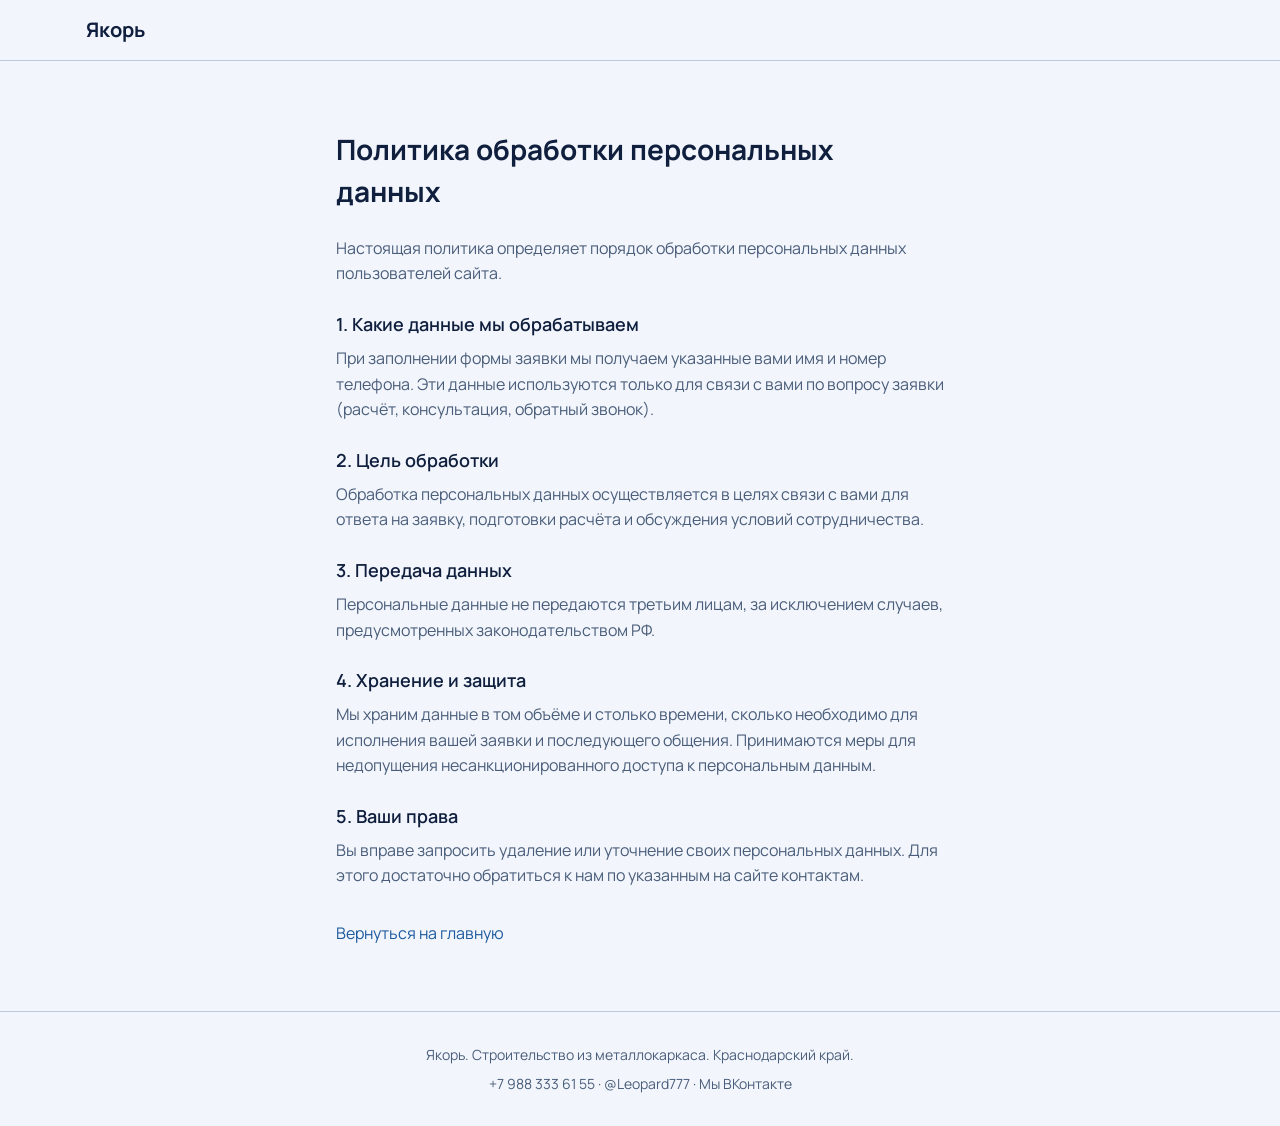
<file: privacy.html>
<!DOCTYPE html>
<html lang="ru">
<head>
  <meta charset="UTF-8">
  <meta name="viewport" content="width=device-width, initial-scale=1.0">
  <title>Политика обработки персональных данных</title>
  <link rel="stylesheet" href="styles.css">
  <link rel="icon" href="favicon.svg" type="image/svg+xml">
  <link rel="preconnect" href="https://fonts.googleapis.com">
  <link rel="preconnect" href="https://fonts.gstatic.com" crossorigin>
  <link href="https://fonts.googleapis.com/css2?family=Manrope:wght@400;500;600;700&display=swap" rel="stylesheet">
</head>
<body>
  <header class="header">
    <div class="container header__inner">
      <a href="index.html" class="logo">Якорь</a>
    </div>
  </header>

  <main class="container content-page" style="padding: 3rem 1rem; max-width: 640px;">
    <h1>Политика обработки персональных данных</h1>
    <p>Настоящая политика определяет порядок обработки персональных данных пользователей сайта.</p>
    <h2>1. Какие данные мы обрабатываем</h2>
    <p>При заполнении формы заявки мы получаем указанные вами имя и номер телефона. Эти данные используются только для связи с вами по вопросу заявки (расчёт, консультация, обратный звонок).</p>
    <h2>2. Цель обработки</h2>
    <p>Обработка персональных данных осуществляется в целях связи с вами для ответа на заявку, подготовки расчёта и обсуждения условий сотрудничества.</p>
    <h2>3. Передача данных</h2>
    <p>Персональные данные не передаются третьим лицам, за исключением случаев, предусмотренных законодательством РФ.</p>
    <h2>4. Хранение и защита</h2>
    <p>Мы храним данные в том объёме и столько времени, сколько необходимо для исполнения вашей заявки и последующего общения. Принимаются меры для недопущения несанкционированного доступа к персональным данным.</p>
    <h2>5. Ваши права</h2>
    <p>Вы вправе запросить удаление или уточнение своих персональных данных. Для этого достаточно обратиться к нам по указанным на сайте контактам.</p>
    <p class="content-page__back"><a href="index.html">Вернуться на главную</a></p>
  </main>

  <footer class="footer">
    <div class="container">
      <p class="footer__copy">Якорь. Строительство из металлокаркаса. Краснодарский край.</p>
      <p class="footer__contacts">
        <a href="tel:+79883336155">+7 988 333 61 55</a> · <a href="https://t.me/Leopard777" target="_blank" rel="noopener">@Leopard777</a> · <a href="https://vk.com/stroymetal93" target="_blank" rel="noopener">Мы ВКонтакте</a>
      </p>
    </div>
  </footer>
</body>
</html>
</file>
<file: styles.css>
/* ===== Якорь: сине-белая палитра, морская лаконичность, без градиентов ===== */
:root {
  --color-bg: #f2f6fc;
  --color-bg-card: #ffffff;
  --color-bg-section: #e4ecf7;
  --color-text: #0f1f3d;
  --color-text-muted: #4a5d7a;
  --color-accent: #1e5a9e;
  --color-accent-hover: #164a85;
  --color-border: #b8cce0;
  --font: 'Manrope', -apple-system, BlinkMacSystemFont, sans-serif;
  --container: min(1140px, 100% - 2rem);
}

*,
*::before,
*::after {
  box-sizing: border-box;
}

html {
  scroll-behavior: smooth;
}

body {
  margin: 0;
  font-family: var(--font);
  font-size: 16px;
  line-height: 1.5;
  color: var(--color-text);
  background: var(--color-bg);
}

a {
  color: var(--color-accent);
  text-decoration: none;
}

a:hover {
  color: var(--color-accent-hover);
}

.container {
  width: var(--container);
  margin-left: auto;
  margin-right: auto;
  padding-left: 1rem;
  padding-right: 1rem;
}

/* ===== Шапка ===== */
.header {
  position: sticky;
  top: 0;
  z-index: 100;
  background: rgba(242, 246, 252, 0.95);
  border-bottom: 1px solid var(--color-border);
}

.header__inner {
  display: flex;
  align-items: center;
  justify-content: space-between;
  gap: 1rem;
  min-height: 60px;
}

.logo {
  font-weight: 700;
  font-size: 1.25rem;
  color: var(--color-text);
  text-decoration: none;
}

.logo:hover {
  color: var(--color-accent);
}

.nav {
  display: flex;
  gap: 1.5rem;
}

.nav a {
  color: var(--color-text-muted);
  font-weight: 500;
}

.nav a:hover {
  color: var(--color-text);
}

.header__phones {
  display: flex;
  flex-direction: column;
  align-items: flex-end;
  gap: 0.2rem;
}

.header__phone:last-child {
  font-size: 0.8rem;
  color: var(--color-text-muted);
}

.header__phone {
  font-weight: 600;
  font-size: 0.9rem;
  color: var(--color-text);
}

.burger {
  display: none;
  flex-direction: column;
  gap: 5px;
  padding: 8px;
  background: none;
  border: none;
  cursor: pointer;
  color: var(--color-text);
}

.burger span {
  display: block;
  width: 22px;
  height: 2px;
  background: currentColor;
}

/* ===== Hero ===== */
.hero {
  padding: 4rem 0;
  text-align: center;
}

.hero__inner {
  max-width: 640px;
  margin: 0 auto;
}

.hero__title {
  margin: 0 0 0.75rem;
  font-size: clamp(1.75rem, 4vw, 2.5rem);
  font-weight: 700;
  line-height: 1.2;
}

.hero__slogan {
  margin: 0 0 0.5rem;
  font-size: 1.25rem;
  color: var(--color-accent);
  font-weight: 600;
}

.hero__region {
  margin: 0 0 2rem;
  color: var(--color-text-muted);
  font-size: 1rem;
}

.hero__actions {
  display: flex;
  gap: 0.75rem;
  justify-content: center;
  flex-wrap: nowrap;
}

.hero__actions .btn {
  white-space: nowrap;
  width: auto;
  font-size: 0.875rem;
  padding: 0.75rem 0.875rem;
}

.hero__trust {
  margin: 1.5rem 0 0;
  font-size: 0.875rem;
  color: var(--color-text-muted);
  font-weight: 500;
}

/* ===== О нас ===== */
.about {
  padding: 3rem 0;
  background: var(--color-bg-section);
}

.about__text {
  max-width: 640px;
  margin: 0 auto;
}

.about__text p {
  margin: 0 0 1rem;
  color: var(--color-text-muted);
  line-height: 1.6;
}

.about__text p:last-child {
  margin-bottom: 0;
}

/* ===== Как мы работаем ===== */
.steps {
  padding: 3rem 0;
}

.steps__list {
  list-style: none;
  margin: 0;
  padding: 0;
  max-width: 560px;
  margin: 0 auto;
}

.steps__item {
  position: relative;
  padding-left: 3rem;
  margin-bottom: 1.25rem;
  color: var(--color-text-muted);
  line-height: 1.5;
}

.steps__item:last-child {
  margin-bottom: 0;
}

.steps__num {
  position: absolute;
  left: 0;
  top: 0;
  width: 1.75rem;
  height: 1.75rem;
  display: flex;
  align-items: center;
  justify-content: center;
  background: var(--color-accent);
  color: #fff;
  font-size: 0.875rem;
  font-weight: 700;
  border-radius: 50%;
}

/* ===== Кнопки ===== */
.btn {
  display: inline-flex;
  align-items: center;
  justify-content: center;
  padding: 0.75rem 1.5rem;
  font-family: var(--font);
  font-size: 1rem;
  font-weight: 600;
  border-radius: 8px;
  border: none;
  cursor: pointer;
  transition: background 0.2s, color 0.2s;
}

.btn_primary {
  background: var(--color-accent);
  color: #fff;
}

.btn_primary:hover {
  background: var(--color-accent-hover);
  color: #fff;
}

.btn_secondary {
  background: transparent;
  color: var(--color-accent);
  border: 2px solid var(--color-accent);
}

.btn_secondary:hover {
  background: var(--color-accent);
  color: #fff;
}

/* ===== Услуги ===== */
.section-title {
  margin: 0 0 2rem;
  font-size: 1.75rem;
  font-weight: 700;
  text-align: center;
}

.services {
  padding: 3rem 0;
  background: var(--color-bg-section);
}

.services__grid {
  display: grid;
  grid-template-columns: repeat(auto-fit, minmax(280px, 1fr));
  gap: 1.5rem;
}

.card {
  padding: 1.5rem;
  background: var(--color-bg-card);
  border-radius: 12px;
  border: 1px solid var(--color-border);
}

.card__title {
  margin: 0 0 0.5rem;
  font-size: 1.125rem;
  font-weight: 600;
  color: var(--color-text);
}

.card__text {
  margin: 0;
  font-size: 0.9375rem;
  color: var(--color-text-muted);
  line-height: 1.5;
}

/* ===== Спецпредложения ===== */
.promo {
  padding: 3rem 0;
  background: var(--color-bg-section);
}

.promo__grid {
  display: grid;
  grid-template-columns: repeat(auto-fit, minmax(260px, 1fr));
  gap: 1.5rem;
}

.card_promo .card__title {
  color: var(--color-accent);
}

/* ===== Почему мы ===== */
.why {
  padding: 3rem 0;
}

.why__list {
  list-style: none;
  margin: 0;
  padding: 0;
  max-width: 560px;
  margin: 0 auto;
}

.why__item {
  position: relative;
  padding-left: 1.5rem;
  margin-bottom: 0.75rem;
  font-size: 1rem;
  color: var(--color-text-muted);
  line-height: 1.5;
}

.why__item::before {
  content: '';
  position: absolute;
  left: 0;
  top: 0.5rem;
  width: 6px;
  height: 6px;
  border-radius: 50%;
  background: var(--color-accent);
}

/* ===== Почему металлокаркас ===== */
.why-metal {
  padding: 3rem 0;
  background: var(--color-bg-section);
}

.why-metal__intro {
  text-align: center;
  color: var(--color-text-muted);
  margin: 0 0 1.5rem;
  max-width: 480px;
  margin-left: auto;
  margin-right: auto;
}

.why-metal__list {
  list-style: none;
  margin: 0;
  padding: 0;
  max-width: 560px;
  margin: 0 auto;
}

.why-metal__item {
  position: relative;
  padding-left: 1.5rem;
  margin-bottom: 0.75rem;
  color: var(--color-text-muted);
  line-height: 1.5;
}

.why-metal__item::before {
  content: '';
  position: absolute;
  left: 0;
  top: 0.5rem;
  width: 6px;
  height: 6px;
  border-radius: 50%;
  background: var(--color-accent);
}

.why-metal__item strong {
  color: var(--color-text);
}

/* ===== Где работаем ===== */
.geo {
  padding: 3rem 0;
}

.geo__content {
  max-width: 560px;
  margin: 0 auto;
}

.geo__content p {
  margin: 0 0 1rem;
  color: var(--color-text-muted);
  line-height: 1.6;
}

.geo__content p:last-child {
  margin-bottom: 0;
}

/* ===== Что ещё делаем ===== */
.more {
  padding: 3rem 0;
  background: var(--color-bg-section);
}

.more__intro {
  text-align: center;
  color: var(--color-text-muted);
  margin: 0 0 1rem;
}

.more__list {
  list-style: none;
  margin: 0 auto 1.5rem;
  padding: 0;
  max-width: 400px;
}

.more__list li {
  position: relative;
  padding-left: 1.5rem;
  margin-bottom: 0.5rem;
  color: var(--color-text-muted);
  line-height: 1.5;
}

.more__list li::before {
  content: '—';
  position: absolute;
  left: 0;
  color: var(--color-accent);
}

.more__cta {
  text-align: center;
  color: var(--color-text-muted);
  font-size: 0.9375rem;
  margin: 0;
}

/* ===== Гарантии ===== */
.guarantee {
  padding: 3rem 0;
}

.guarantee__content {
  max-width: 560px;
  margin: 0 auto;
}

.guarantee__content p {
  margin: 0 0 1rem;
  color: var(--color-text-muted);
  line-height: 1.6;
}

.guarantee__content p:last-child {
  margin-bottom: 0;
}

/* ===== Портфолио ===== */
.portfolio {
  padding: 3rem 0;
  background: var(--color-bg-section);
}

.portfolio__grid {
  display: flex;
  flex-wrap: wrap;
  justify-content: center;
  gap: 1.25rem;
  margin-bottom: 1.5rem;
}

.portfolio__item {
  display: block;
  width: 700px;
  max-width: 100%;
  color: inherit;
  text-decoration: none;
  border-radius: 12px;
  overflow: hidden;
  border: 1px solid var(--color-border);
  background: var(--color-bg-card);
}

.portfolio__item:hover {
  border-color: var(--color-accent);
}

.portfolio__img {
  display: block;
  width: 100%;
  aspect-ratio: 4/3;
  object-fit: cover;
}

.portfolio__img_placeholder {
  background: var(--color-bg);
  color: var(--color-text-muted);
  font-size: 0.875rem;
  display: flex;
  align-items: center;
  justify-content: center;
}

.portfolio__caption {
  display: block;
  padding: 0.75rem 1rem;
  font-size: 0.875rem;
  color: var(--color-text-muted);
}

/* ===== Лайтбокс ===== */
.lightbox {
  display: none;
  position: fixed;
  inset: 0;
  z-index: 200;
  background: rgba(0, 0, 0, 0.92);
  align-items: center;
  justify-content: center;
}

.lightbox_open {
  display: flex;
}

.lightbox__img {
  max-width: calc(100vw - 8rem);
  max-height: calc(100vh - 4rem);
  object-fit: contain;
  border-radius: 4px;
  user-select: none;
}

.lightbox__close {
  position: absolute;
  top: 1rem;
  right: 1.25rem;
  background: none;
  border: none;
  color: #fff;
  font-size: 2rem;
  line-height: 1;
  cursor: pointer;
  padding: 0.25rem 0.5rem;
  opacity: 0.8;
}

.lightbox__close:hover {
  opacity: 1;
}

.lightbox__prev,
.lightbox__next {
  position: absolute;
  top: 50%;
  transform: translateY(-50%);
  background: none;
  border: none;
  color: #fff;
  font-size: 3rem;
  line-height: 1;
  cursor: pointer;
  padding: 0 1rem;
  opacity: 0.7;
  user-select: none;
}

.lightbox__prev { left: 0; }
.lightbox__next { right: 0; }

.lightbox__prev:hover,
.lightbox__next:hover {
  opacity: 1;
}

.lightbox__counter {
  position: absolute;
  bottom: 1rem;
  left: 50%;
  transform: translateX(-50%);
  color: rgba(255, 255, 255, 0.6);
  font-size: 0.875rem;
}

.portfolio__item {
  cursor: pointer;
}

/* ===== Заявка ===== */
.request {
  padding: 3rem 0;
  background: var(--color-bg-section);
}

.request__intro {
  text-align: center;
  color: var(--color-text-muted);
  margin: 0 0 1.5rem;
  max-width: 400px;
  margin-left: auto;
  margin-right: auto;
}

.request-form {
  max-width: 360px;
  margin: 0 auto 0.75rem;
  display: flex;
  flex-direction: column;
  gap: 1rem;
}

.request-form__row {
  display: flex;
  flex-direction: column;
  gap: 0.5rem;
}

.request-form__row_goal .request-form__name {
  margin-bottom: 0;
}

.request-form__radios {
  display: flex;
  flex-wrap: wrap;
  gap: 1rem;
}

.request-form__radio {
  display: flex;
  align-items: center;
  gap: 0.5rem;
  font-size: 0.9375rem;
  color: var(--color-text);
  cursor: pointer;
}

.request-form__radio input {
  accent-color: var(--color-accent);
}

.request-form__label {
  display: flex;
  flex-direction: column;
  gap: 0.25rem;
}

.request-form__name {
  font-size: 0.875rem;
  font-weight: 500;
  color: var(--color-text-muted);
}

.request-form__input {
  padding: 0.75rem 1rem;
  font-family: var(--font);
  font-size: 1rem;
  color: var(--color-text);
  background: var(--color-bg-card);
  border: 1px solid var(--color-border);
  border-radius: 8px;
}

.request-form__input::placeholder {
  color: var(--color-text-muted);
  opacity: 0.8;
}

.request-form__input:focus {
  outline: none;
  border-color: var(--color-accent);
}

.request-form__submit {
  margin-top: 0.25rem;
}

.request__consent {
  text-align: center;
  font-size: 0.75rem;
  color: var(--color-text-muted);
  margin: 0.75rem 0 0;
  max-width: 360px;
  margin-left: auto;
  margin-right: auto;
}

.request__consent a {
  color: var(--color-accent);
}

.request__hint {
  text-align: center;
  font-size: 0.8125rem;
  color: var(--color-text-muted);
  margin: 0.25rem 0 0;
}

/* ===== FAQ ===== */
.faq {
  padding: 3rem 0;
  background: var(--color-bg-section);
}

.faq__list {
  max-width: 560px;
  margin: 0 auto;
}

.faq__item {
  border-bottom: 1px solid var(--color-border);
}

.faq__item:first-child {
  border-top: 1px solid var(--color-border);
}

.faq__question {
  padding: 1rem 0;
  font-weight: 600;
  cursor: pointer;
  list-style: none;
  display: flex;
  align-items: center;
  justify-content: space-between;
  gap: 1rem;
}

.faq__question::-webkit-details-marker {
  display: none;
}

.faq__question::after {
  content: '+';
  font-size: 1.25rem;
  color: var(--color-accent);
  flex-shrink: 0;
}

.faq__item[open] .faq__question::after {
  content: '−';
}

.faq__answer {
  margin: 0 0 1rem;
  padding: 0 0 0.5rem;
  font-size: 0.9375rem;
  color: var(--color-text-muted);
  line-height: 1.5;
}

.faq__cta {
  text-align: center;
  margin-top: 2rem;
  padding-top: 2rem;
  border-top: 1px solid var(--color-border);
}

.faq__cta-text {
  margin: 0 0 1rem;
  font-size: 1rem;
  color: var(--color-text-muted);
}

/* ===== Контакты ===== */
.contacts {
  padding: 3rem 0;
}

.contacts__block {
  text-align: center;
  margin-bottom: 1.5rem;
}

.contacts__link {
  display: inline-block;
  font-size: 1.125rem;
  font-weight: 600;
  margin: 0.25rem 0;
}

.contacts__link_phone {
  font-size: 1.25rem;
}

.contacts__region {
  margin: 0.5rem 0 0;
  color: var(--color-text-muted);
  font-size: 0.9375rem;
}

.contacts__actions {
  display: flex;
  flex-wrap: wrap;
  gap: 1rem;
  justify-content: center;
}

/* ===== Футер ===== */
.footer {
  padding: 2rem 0;
  border-top: 1px solid var(--color-border);
  text-align: center;
  color: var(--color-text-muted);
  font-size: 0.875rem;
}

.footer__copy {
  margin: 0 0 0.5rem;
}

.footer__contacts {
  margin: 0;
}

.footer__contacts a {
  color: var(--color-text-muted);
}

.footer__contacts a:hover {
  color: var(--color-accent);
}

/* ===== Внутренние страницы (политика и т.п.) ===== */
main.container h1,
.content-page h1 {
  color: var(--color-text);
  font-size: 1.75rem;
  font-weight: 700;
  margin-bottom: 1.5rem;
}

main.container h2,
.content-page h2 {
  color: var(--color-text);
  font-size: 1.125rem;
  font-weight: 600;
  margin: 1.5rem 0 0.5rem;
}

main.container p,
.content-page p {
  color: var(--color-text-muted);
  line-height: 1.6;
  margin: 0 0 1rem;
}

main.container a,
.content-page a {
  color: var(--color-accent);
}

main.container a:hover,
.content-page a:hover {
  color: var(--color-accent-hover);
}

.content-page__back {
  margin-top: 2rem !important;
}

/* ===== Плавающие кнопки в углу ===== */
.float-actions {
  position: fixed;
  bottom: 1.25rem;
  right: 1.25rem;
  z-index: 90;
  display: flex;
  flex-direction: column;
  gap: 0.5rem;
}

.float-actions__btn {
  display: flex;
  align-items: center;
  justify-content: center;
  padding: 0.6rem 1rem;
  font-family: var(--font);
  font-size: 0.8125rem;
  font-weight: 600;
  border-radius: 999px;
  border: none;
  cursor: pointer;
  text-decoration: none;
  color: #fff;
  background: var(--color-accent);
  box-shadow: 0 2px 12px rgba(0, 0, 0, 0.3);
  transition: background 0.2s, transform 0.15s;
  white-space: nowrap;
}

.float-actions__btn:hover {
  background: var(--color-accent-hover);
  color: #fff;
  transform: scale(1.03);
}

.float-actions__btn_phone {
  background: var(--color-accent);
}

.float-actions__btn_request {
  background: var(--color-bg-card);
  color: var(--color-text);
  border: 2px solid var(--color-accent);
}

.float-actions__btn_request:hover {
  background: var(--color-accent);
  color: #fff;
}

.float-actions__btn_top {
  opacity: 0;
  pointer-events: none;
  transform: translateY(0.5rem);
  transition: opacity 0.2s, transform 0.2s;
}

.float-actions__btn_top.visible {
  opacity: 1;
  pointer-events: auto;
  transform: translateY(0);
}

/* ===== Адаптив: мобильное меню ===== */
@media (max-width: 768px) {
  .nav,
  .header__phones {
    display: none;
  }

  .burger {
    display: flex;
  }

  .nav_open {
    display: flex;
    position: absolute;
    top: 100%;
    left: 0;
    right: 0;
    flex-direction: column;
    padding: 1rem;
    background: var(--color-bg);
    border-bottom: 1px solid var(--color-border);
  }

  .header__phones.header__phone_visible {
    display: flex;
    margin-top: 0.5rem;
  }

  .hero {
    padding: 3rem 0;
  }


  .btn {
    width: 100%;
    max-width: 280px;
  }

  .hero__actions {
    flex-direction: column;
    align-items: center;
    flex-wrap: wrap;
  }

  .hero__actions .btn {
    width: 100%;
    max-width: 280px;
    font-size: 1rem;
    padding: 0.75rem 1.5rem;
  }


  .request-form__radios {
    flex-direction: column;
  }

  .float-actions {
    bottom: 1rem;
    right: 1rem;
  }

  .float-actions__btn {
    padding: 0.65rem 1rem;
    font-size: 0.75rem;
  }
}
</file>
